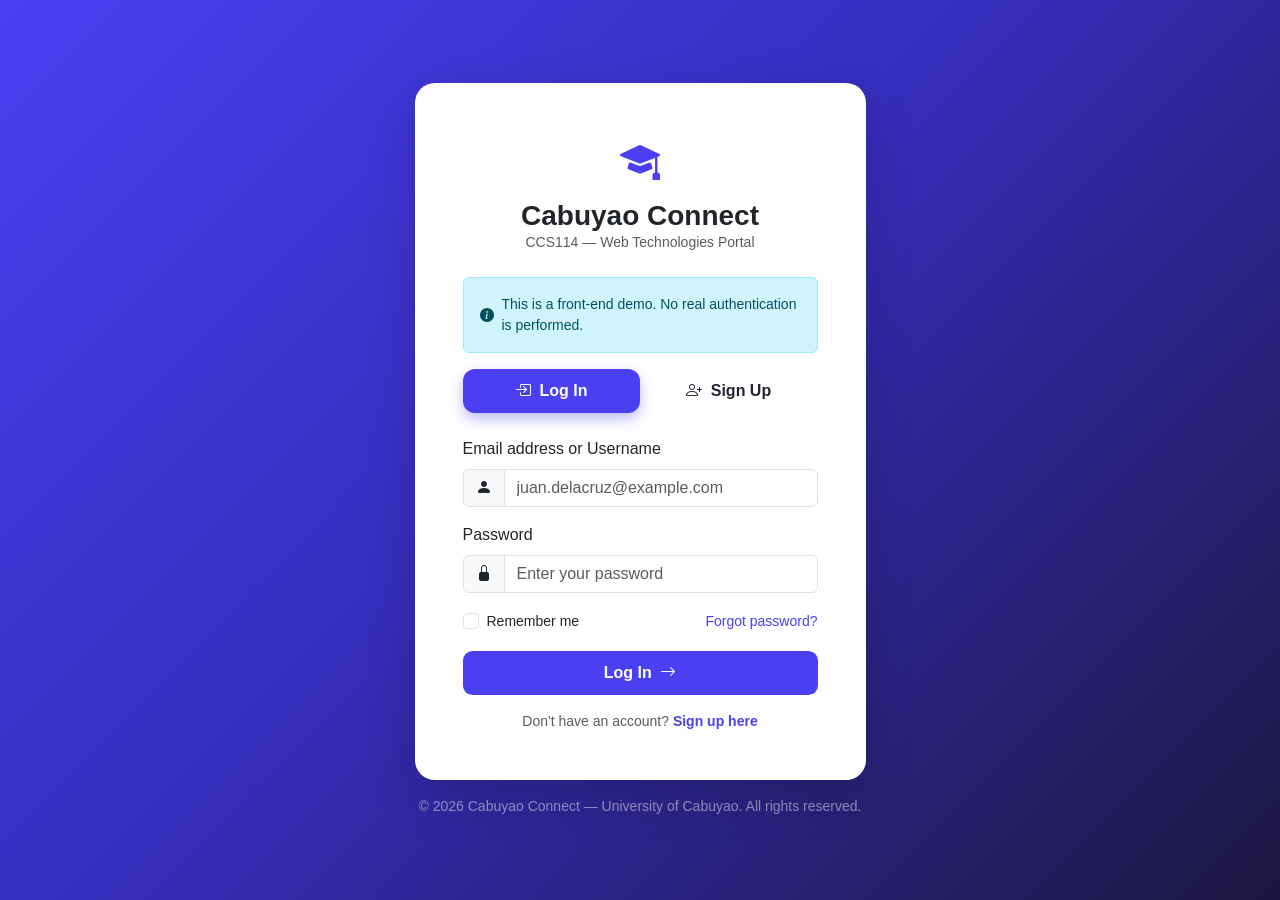
<file: index.html>
<!DOCTYPE html>
<html lang="en">
<head>
  <meta charset="UTF-8" />
  <meta name="viewport" content="width=device-width, initial-scale=1.0" />
  <title>CCS114 | Login / Sign Up</title>
 
  <!-- Bootstrap 5 CSS (CDN) -->
  <link
    href="https://cdn.jsdelivr.net/npm/bootstrap@5.3.3/dist/css/bootstrap.min.css"
    rel="stylesheet"
  />
  <!-- Bootstrap Icons -->
  <link
    href="https://cdn.jsdelivr.net/npm/bootstrap-icons@1.11.3/font/bootstrap-icons.css"
    rel="stylesheet"
  />
  
  <link rel="stylesheet" href="style.css">
</head>
<body>
 
  <div class="auth-wrapper d-flex align-items-center justify-content-center">
    <div class="container">
      <div class="row justify-content-center">
        <div class="col-11 col-sm-9 col-md-7 col-lg-5">
 
          <div class="auth-card card border-0 shadow-lg">
            <div class="card-body p-4 p-md-5">
 
              <!-- Brand -->
              <div class="text-center mb-4">
                <i class="bi bi-mortarboard-fill brand-icon"></i>
                <h3 class="fw-bold mt-2 mb-0">Cabuyao Connect</h3>
                <p class="text-muted small">CCS114 &mdash; Web Technologies Portal</p>
              </div>
 
              <!-- Alert placeholder (Bootstrap Alert component) -->
              <div class="alert alert-info d-flex align-items-center small" role="alert">
                <i class="bi bi-info-circle-fill me-2"></i>
                <div>This is a front-end demo. No real authentication is performed.</div>
              </div>
 
              
              <ul class="nav nav-pills nav-justified auth-toggle mb-4" id="authTab" role="tablist">
                <li class="nav-item" role="presentation">
                  <button
                    class="nav-link active"
                    id="login-tab"
                    data-bs-toggle="pill"
                    data-bs-target="#login-pane"
                    type="button"
                    role="tab"
                    aria-controls="login-pane"
                    aria-selected="true"
                  >
                    <i class="bi bi-box-arrow-in-right me-1"></i> Log In
                  </button>
                </li>
                <li class="nav-item" role="presentation">
                  <button
                    class="nav-link"
                    id="signup-tab"
                    data-bs-toggle="pill"
                    data-bs-target="#signup-pane"
                    type="button"
                    role="tab"
                    aria-controls="signup-pane"
                    aria-selected="false"
                  >
                    <i class="bi bi-person-plus me-1"></i> Sign Up
                  </button>
                </li>
              </ul>
 
              <div class="tab-content" id="authTabContent">
 
                <!-- ============ LOGIN FORM ============ -->
                <div
                  class="tab-pane fade show active"
                  id="login-pane"
                  role="tabpanel"
                  aria-labelledby="login-tab"
                >
                  <form action="landing.html">
                    <div class="mb-3">
                      <label for="loginEmail" class="form-label">Email address or Username</label>
                      <div class="input-group">
                        <span class="input-group-text"><i class="bi bi-person-fill"></i></span>
                        <input
                          type="text"
                          class="form-control"
                          id="loginEmail"
                          placeholder="juan.delacruz@example.com"
                          required
                        />
                      </div>
                    </div>
 
                    <div class="mb-3">
                      <label for="loginPassword" class="form-label">Password</label>
                      <div class="input-group">
                        <span class="input-group-text"><i class="bi bi-lock-fill"></i></span>
                        <input
                          type="password"
                          class="form-control"
                          id="loginPassword"
                          placeholder="Enter your password"
                          required
                        />
                      </div>
                    </div>
 
                    <div class="d-flex justify-content-between align-items-center mb-3">
                      <div class="form-check">
                        <input class="form-check-input" type="checkbox" id="rememberMe" />
                        <label class="form-check-label small" for="rememberMe">
                          Remember me
                        </label>
                      </div>
                      <a href="#" class="small link-custom">Forgot password?</a>
                    </div>
 
                    <div class="d-grid mb-3">
                      <button type="submit" class="btn btn-custom-primary">
                        Log In <i class="bi bi-arrow-right ms-1"></i>
                      </button>
                    </div>
 
                    <p class="text-center small text-muted mb-0">
                      Don't have an account?
                      <a
                        href="#signup-pane"
                        class="link-custom fw-semibold"
                        data-bs-toggle="pill"
                        data-bs-target="#signup-pane"
                        role="tab"
                        >Sign up here</a
                      >
                    </p>
                  </form>
                </div>
 
                <!-- ============ SIGN UP FORM ============ -->
                <div
                  class="tab-pane fade"
                  id="signup-pane"
                  role="tabpanel"
                  aria-labelledby="signup-tab"
                >
                  <form action="landing.html" class="row g-3">
                    <div class="col-md-6">
                      <label for="firstName" class="form-label">First Name</label>
                      <input type="text" class="form-control" id="firstName" placeholder="Juan" required />
                    </div>
                    <div class="col-md-6">
                      <label for="lastName" class="form-label">Last Name</label>
                      <input type="text" class="form-control" id="lastName" placeholder="Dela Cruz" required />
                    </div>
 
                    <div class="col-12">
                      <label class="form-label d-block">Gender</label>
                      <div class="form-check form-check-inline">
                        <input class="form-check-input" type="radio" name="gender" id="genderMale" value="male" checked />
                        <label class="form-check-label" for="genderMale">Male</label>
                      </div>
                      <div class="form-check form-check-inline">
                        <input class="form-check-input" type="radio" name="gender" id="genderFemale" value="female" />
                        <label class="form-check-label" for="genderFemale">Female</label>
                      </div>
                      <div class="form-check form-check-inline">
                        <input class="form-check-input" type="radio" name="gender" id="genderOther" value="other" />
                        <label class="form-check-label" for="genderOther">Other</label>
                      </div>
                    </div>
 
                    <div class="col-12">
                      <label for="signupEmail" class="form-label">Email address</label>
                      <input
                        type="email"
                        class="form-control"
                        id="signupEmail"
                        placeholder="juan.delacruz@example.com"
                        required
                      />
                    </div>
 
                    <div class="col-md-6">
                      <label for="signupPassword" class="form-label">Password</label>
                      <input type="password" class="form-control" id="signupPassword" placeholder="Password" required />
                    </div>
                    <div class="col-md-6">
                      <label for="confirmPassword" class="form-label">Confirm Password</label>
                      <input type="password" class="form-control" id="confirmPassword" placeholder="Confirm password" required />
                    </div>
 
                    <div class="col-12">
                      <div class="form-check">
                        <input class="form-check-input" type="checkbox" id="agreeTerms" required />
                        <label class="form-check-label small" for="agreeTerms">
                          I agree to the
                          <a
                            href="#"
                            class="link-custom"
                            data-bs-toggle="modal"
                            data-bs-target="#termsModal"
                            >Terms and Conditions</a
                          >
                        </label>
                      </div>
                    </div>
 
                    <div class="col-12 d-grid mt-2">
                      <button type="submit" class="btn btn-custom-primary">
                        Sign Up <i class="bi bi-person-check ms-1"></i>
                      </button>
                    </div>
 
                    <p class="text-center small text-muted mb-0">
                      Already have an account?
                      <a
                        href="#login-pane"
                        class="link-custom fw-semibold"
                        data-bs-toggle="pill"
                        data-bs-target="#login-pane"
                        role="tab"
                        >Log in here</a
                      >
                    </p>
                  </form>
                </div>
 
              </div>
             
 
            </div>
          </div>
         
 
          <p class="text-center text-white-50 small mt-3 mb-0">
            &copy; 2026 Cabuyao Connect &mdash; University of Cabuyao. All rights reserved.
          </p>
 
        </div>
      </div>
    </div>
  </div>
 
  <!-- ============ TERMS & CONDITIONS MODAL  ============ -->
  <div class="modal fade" id="termsModal" tabindex="-1" aria-labelledby="termsModalLabel" aria-hidden="true">
    <div class="modal-dialog modal-dialog-scrollable modal-lg">
      <div class="modal-content">
        <div class="modal-header custom-modal-header">
          <h5 class="modal-title" id="termsModalLabel">
            <i class="bi bi-file-earmark-text me-2"></i>Terms and Conditions
          </h5>
          <button type="button" class="btn-close btn-close-white" data-bs-dismiss="modal" aria-label="Close"></button>
        </div>
        <div class="modal-body">
          <h6 class="fw-bold">1. Acceptance of Terms</h6>
          <p class="text-muted small">
            By creating an account on Cabuyao Connect, you agree to use this
            platform responsibly and in accordance with University of
            Cabuyao's student conduct policies.
          </p>
          <h6 class="fw-bold">2. Account Responsibility</h6>
          <p class="text-muted small">
            You are responsible for keeping your login credentials
            confidential and for all activity that happens under your
            account.
          </p>
          <h6 class="fw-bold">3. Academic Use</h6>
          <p class="text-muted small">
            This platform is intended for CCS114 laboratory and coursework
            purposes only. Content shared here should remain relevant to
            class activities and student collaboration.
          </p>
          <h6 class="fw-bold">4. Demo Disclaimer</h6>
          <p class="text-muted small mb-0">
            This is a static front-end demo built for Midterm Laboratory 3.
            No real accounts, passwords, or personal data are stored or
            transmitted.
          </p>
        </div>
        <div class="modal-footer">
          <button type="button" class="btn btn-secondary" data-bs-dismiss="modal">Close</button>
          <button type="button" class="btn btn-custom-primary" data-bs-dismiss="modal">
            <i class="bi bi-check2 me-1"></i>I Understand
          </button>
        </div>
      </div>
    </div>
  </div>
 
  
  <script src="https://cdn.jsdelivr.net/npm/bootstrap@5.3.3/dist/js/bootstrap.bundle.min.js"></script>
</body>
</html>
</file>
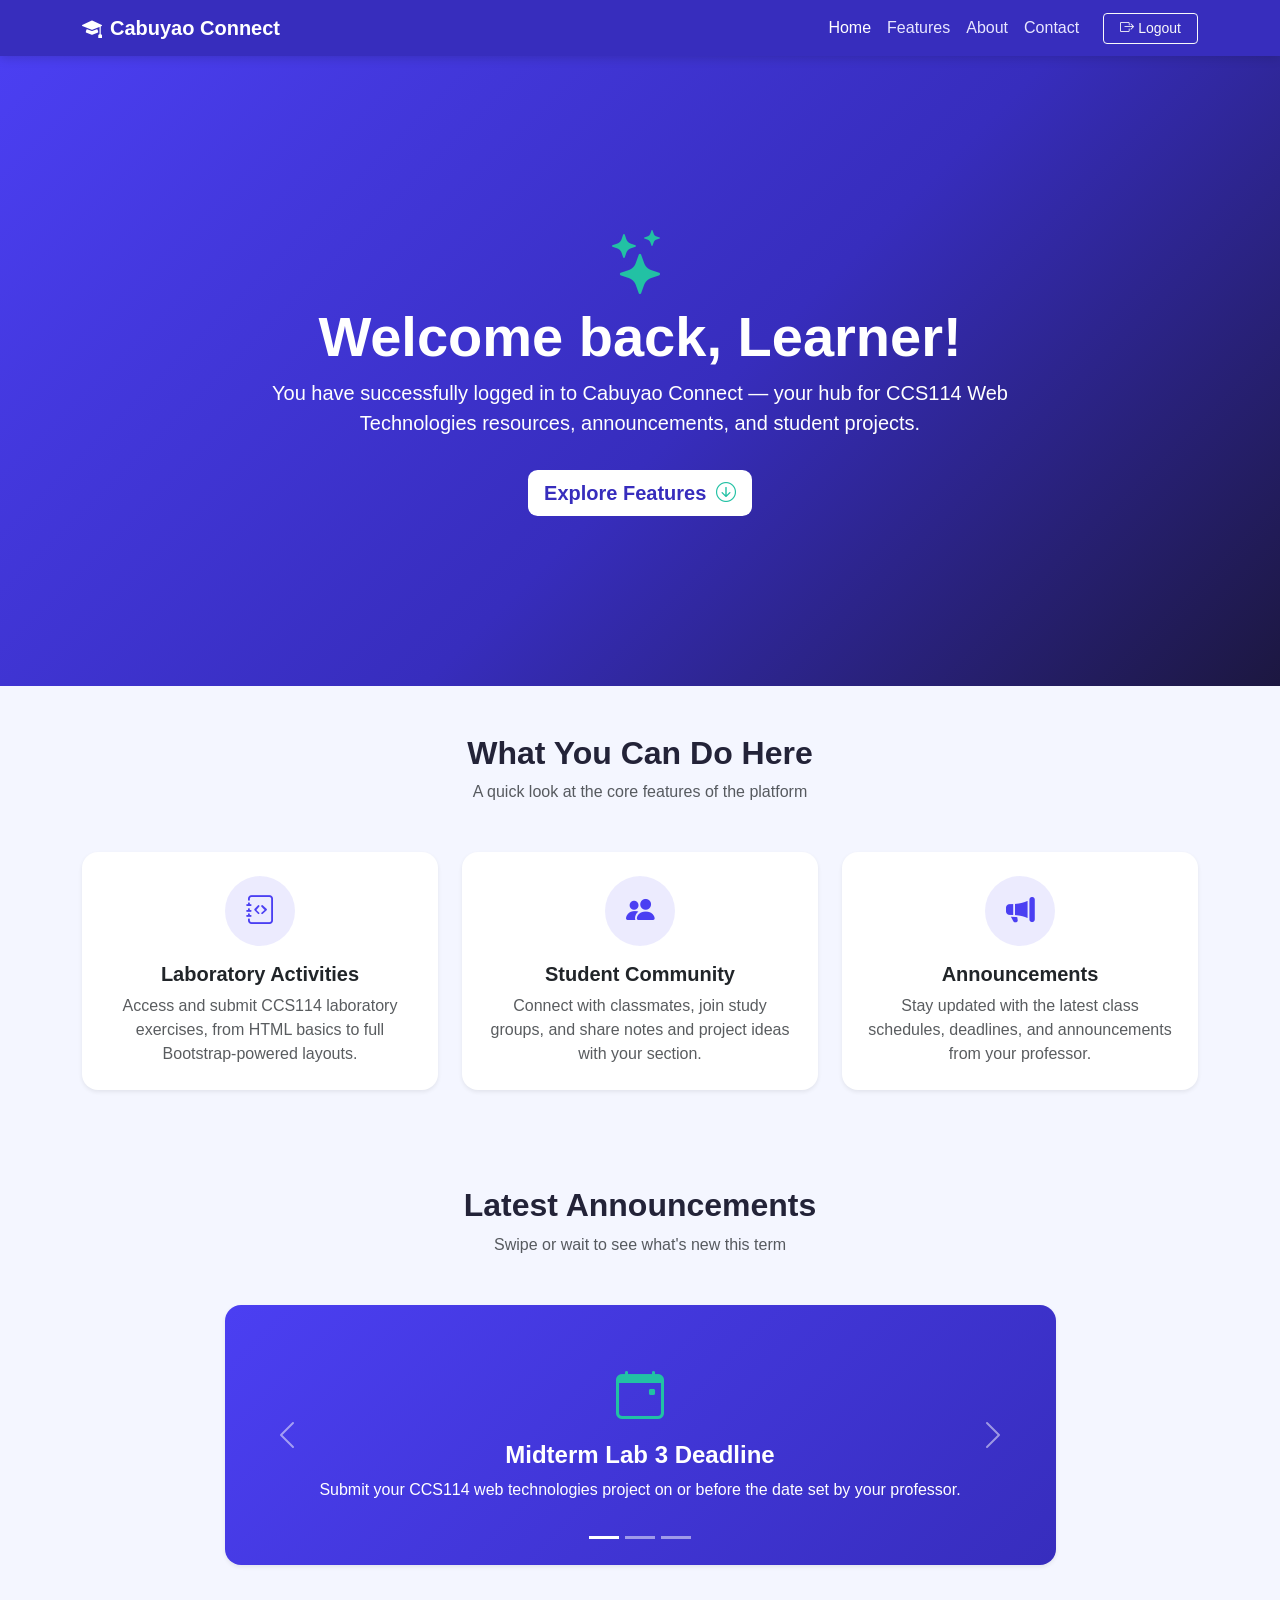
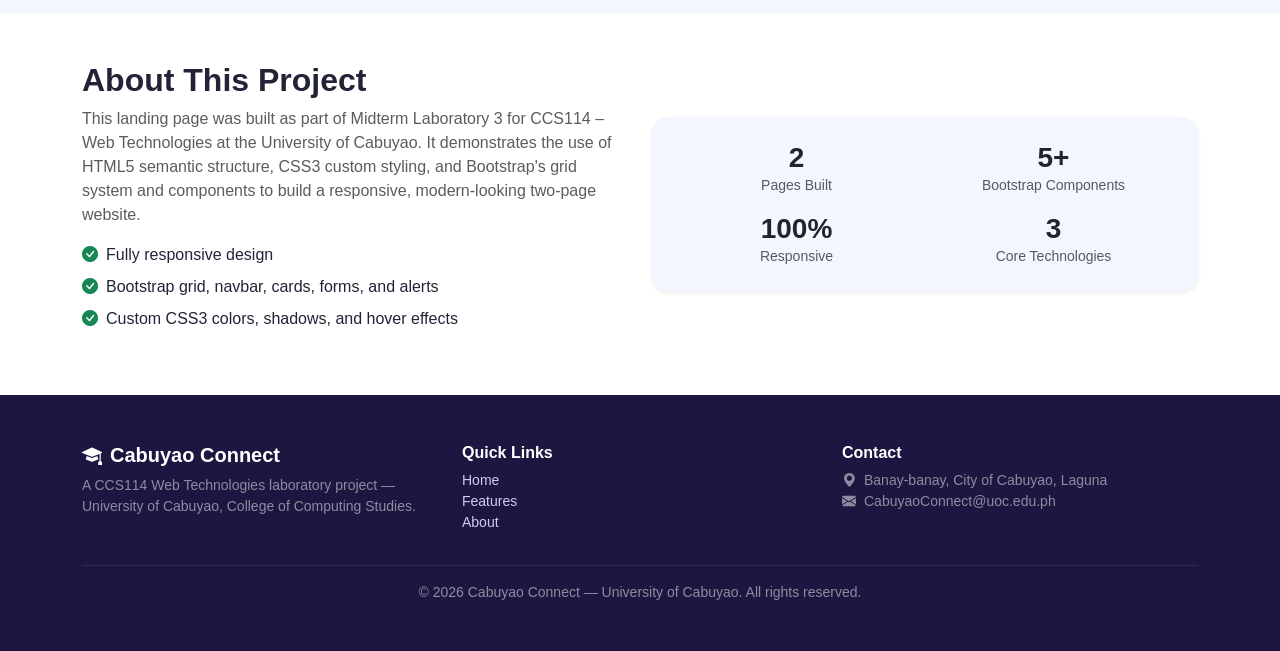
<file: landing.html>
<!DOCTYPE html>
<html lang="en">
<head>
  <meta charset="UTF-8" />
  <meta name="viewport" content="width=device-width, initial-scale=1.0" />
  <title>Cabuyao Connect | Home</title>
 
  <link
    href="https://cdn.jsdelivr.net/npm/bootstrap@5.3.3/dist/css/bootstrap.min.css"
    rel="stylesheet"
  />
  <link
    href="https://cdn.jsdelivr.net/npm/bootstrap-icons@1.11.3/font/bootstrap-icons.css"
    rel="stylesheet"
  />
  <link rel="stylesheet" href="style.css">
</head>
<body>
 
  <!-- ============ NAVBAR ============ -->
  <nav class="navbar navbar-expand-lg navbar-dark sticky-top custom-navbar">
    <div class="container">
      <a class="navbar-brand fw-bold" href="landing.html">
        <i class="bi bi-mortarboard-fill me-2"></i>Cabuyao Connect
      </a>
      <button
        class="navbar-toggler"
        type="button"
        data-bs-toggle="collapse"
        data-bs-target="#navMenu"
        aria-controls="navMenu"
        aria-expanded="false"
        aria-label="Toggle navigation"
      >
        <span class="navbar-toggler-icon"></span>
      </button>
      <div class="collapse navbar-collapse" id="navMenu">
        <ul class="navbar-nav ms-auto align-items-lg-center">
          <li class="nav-item"><a class="nav-link active" href="#home">Home</a></li>
          <li class="nav-item"><a class="nav-link" href="#features">Features</a></li>
          <li class="nav-item"><a class="nav-link" href="#about">About</a></li>
          <li class="nav-item"><a class="nav-link" href="#footer">Contact</a></li>
          <li class="nav-item ms-lg-3">
            <a class="btn btn-outline-light btn-sm px-3" href="index.html">
              <i class="bi bi-box-arrow-right me-1"></i>Logout
            </a>
          </li>
        </ul>
      </div>
    </div>
  </nav>
 
  <!-- ============ HERO / BANNER ============ -->
  <header id="home" class="hero-section d-flex align-items-center text-center text-white">
    <div class="container">
      <i class="bi bi-stars display-3 mb-3"></i>
      <h1 class="display-4 fw-bold">Welcome back, Learner!</h1>
      <p class="lead col-lg-8 mx-auto">
        You have successfully logged in to Cabuyao Connect &mdash; your hub for
        CCS114 Web Technologies resources, announcements, and student projects.
      </p>
      <a href="#features" class="btn btn-custom-light btn-lg mt-3">
        Explore Features <i class="bi bi-arrow-down-circle ms-1"></i>
      </a>
    </div>
  </header>
 
  <!-- ============ FEATURE CARDS ============ -->
  <section id="features" class="py-5">
    <div class="container">
      <div class="text-center mb-5">
        <h2 class="fw-bold section-title">What You Can Do Here</h2>
        <p class="text-muted">A quick look at the core features of the platform</p>
      </div>
 
      <div class="row g-4">
        <div class="col-md-6 col-lg-4">
          <div class="card feature-card h-100 border-0 shadow-sm">
            <div class="card-body text-center p-4">
              <div class="feature-icon mb-3">
                <i class="bi bi-journal-code"></i>
              </div>
              <h5 class="card-title fw-bold">Laboratory Activities</h5>
              <p class="card-text text-muted">
                Access and submit CCS114 laboratory exercises, from HTML basics
                to full Bootstrap-powered layouts.
              </p>
            </div>
          </div>
        </div>
 
        <div class="col-md-6 col-lg-4">
          <div class="card feature-card h-100 border-0 shadow-sm">
            <div class="card-body text-center p-4">
              <div class="feature-icon mb-3">
                <i class="bi bi-people-fill"></i>
              </div>
              <h5 class="card-title fw-bold">Student Community</h5>
              <p class="card-text text-muted">
                Connect with classmates, join study groups, and share notes
                and project ideas with your section.
              </p>
            </div>
          </div>
        </div>
 
        <div class="col-md-6 col-lg-4">
          <div class="card feature-card h-100 border-0 shadow-sm">
            <div class="card-body text-center p-4">
              <div class="feature-icon mb-3">
                <i class="bi bi-megaphone-fill"></i>
              </div>
              <h5 class="card-title fw-bold">Announcements</h5>
              <p class="card-text text-muted">
                Stay updated with the latest class schedules, deadlines, and
                announcements from your professor.
              </p>
            </div>
          </div>
        </div>
      </div>
    </div>
  </section>
 
  <!-- ============ ANNOUNCEMENTS CAROUSEL ============ -->
  <section class="py-5 carousel-section">
    <div class="container">
      <div class="text-center mb-5">
        <h2 class="fw-bold section-title">Latest Announcements</h2>
        <p class="text-muted">Swipe or wait to see what's new this term</p>
      </div>
 
      <div class="row justify-content-center">
        <div class="col-lg-9">
          <div id="announcementCarousel" class="carousel slide custom-carousel shadow-sm" data-bs-ride="carousel">
            <div class="carousel-indicators">
              <button type="button" data-bs-target="#announcementCarousel" data-bs-slide-to="0" class="active" aria-current="true" aria-label="Slide 1"></button>
              <button type="button" data-bs-target="#announcementCarousel" data-bs-slide-to="1" aria-label="Slide 2"></button>
              <button type="button" data-bs-target="#announcementCarousel" data-bs-slide-to="2" aria-label="Slide 3"></button>
            </div>
            <div class="carousel-inner">
              <div class="carousel-item active">
                <div class="carousel-slide-content text-center p-5">
                  <i class="bi bi-calendar-event display-5 mb-3"></i>
                  <h4 class="fw-bold">Midterm Lab 3 Deadline</h4>
                  <p class="mb-0">Submit your CCS114 web technologies project on or before the date set by your professor.</p>
                </div>
              </div>
              <div class="carousel-item">
                <div class="carousel-slide-content text-center p-5">
                  <i class="bi bi-mortarboard display-5 mb-3"></i>
                  <h4 class="fw-bold">Consultation Hours</h4>
                  <p class="mb-0">Drop by the College of Computing Studies office for project consultations every weekday.</p>
                </div>
              </div>
              <div class="carousel-item">
                <div class="carousel-slide-content text-center p-5">
                  <i class="bi bi-trophy display-5 mb-3"></i>
                  <h4 class="fw-bold">Best Project Showcase</h4>
                  <p class="mb-0">Outstanding student projects will be featured during the department's tech showcase.</p>
                </div>
              </div>
            </div>
            <button class="carousel-control-prev" type="button" data-bs-target="#announcementCarousel" data-bs-slide="prev">
              <span class="carousel-control-prev-icon" aria-hidden="true"></span>
              <span class="visually-hidden">Previous</span>
            </button>
            <button class="carousel-control-next" type="button" data-bs-target="#announcementCarousel" data-bs-slide="next">
              <span class="carousel-control-next-icon" aria-hidden="true"></span>
              <span class="visually-hidden">Next</span>
            </button>
          </div>
        </div>
      </div>
    </div>
  </section>
 
  <!-- ============ ABOUT / INFO SECTION ============ -->
  <section id="about" class="py-5 about-section">
    <div class="container">
      <div class="row align-items-center g-4">
        <div class="col-lg-6">
          <h2 class="fw-bold section-title">About This Project</h2>
          <p class="text-muted">
            This landing page was built as part of Midterm Laboratory 3 for
            CCS114 &ndash; Web Technologies at the University of Cabuyao. It
            demonstrates the use of HTML5 semantic structure, CSS3 custom
            styling, and Bootstrap's grid system and components to build a
            responsive, modern-looking two-page website.
          </p>
          <ul class="list-unstyled mt-3">
            <li class="mb-2"><i class="bi bi-check-circle-fill text-success me-2"></i>Fully responsive design</li>
            <li class="mb-2"><i class="bi bi-check-circle-fill text-success me-2"></i>Bootstrap grid, navbar, cards, forms, and alerts</li>
            <li class="mb-2"><i class="bi bi-check-circle-fill text-success me-2"></i>Custom CSS3 colors, shadows, and hover effects</li>
          </ul>
        </div>
        <div class="col-lg-6">
          <div class="card border-0 shadow-sm p-4 stats-card">
            <div class="row text-center g-3">
              <div class="col-6">
                <h3 class="fw-bold mb-0">2</h3>
                <p class="text-muted small mb-0">Pages Built</p>
              </div>
              <div class="col-6">
                <h3 class="fw-bold mb-0">5+</h3>
                <p class="text-muted small mb-0">Bootstrap Components</p>
              </div>
              <div class="col-6">
                <h3 class="fw-bold mb-0">100%</h3>
                <p class="text-muted small mb-0">Responsive</p>
              </div>
              <div class="col-6">
                <h3 class="fw-bold mb-0">3</h3>
                <p class="text-muted small mb-0">Core Technologies</p>
              </div>
            </div>
          </div>
        </div>
      </div>
    </div>
  </section>
 
  <!-- ============ FOOTER ============ -->
  <footer id="footer" class="py-5 custom-footer text-white">
    <div class="container">
      <div class="row g-4">
        <div class="col-md-4">
          <h5 class="fw-bold"><i class="bi bi-mortarboard-fill me-2"></i>Cabuyao Connect</h5>
          <p class="small text-white-50">
            A CCS114 Web Technologies laboratory project &mdash; University of
            Cabuyao, College of Computing Studies.
          </p>
        </div>
        <div class="col-md-4">
          <h6 class="fw-bold">Quick Links</h6>
          <ul class="list-unstyled small">
            <li><a href="#home" class="footer-link">Home</a></li>
            <li><a href="#features" class="footer-link">Features</a></li>
            <li><a href="#about" class="footer-link">About</a></li>
          </ul>
        </div>
        <div class="col-md-4">
          <h6 class="fw-bold">Contact</h6>
          <ul class="list-unstyled small text-white-50">
            <li><i class="bi bi-geo-alt-fill me-2"></i>Banay-banay, City of Cabuyao, Laguna</li>
            <li><i class="bi bi-envelope-fill me-2"></i>CabuyaoConnect@uoc.edu.ph</li>
          </ul>
        </div>
      </div>
      <hr class="border-secondary" />
      <p class="text-center small text-white-50 mb-0">
        &copy; 2026 Cabuyao Connect — University of Cabuyao. All rights reserved.
      </p>
    </div>
  </footer>
 
  
  <script src="https://cdn.jsdelivr.net/npm/bootstrap@5.3.3/dist/js/bootstrap.bundle.min.js"></script>
</body>
</html>
</file>
<file: style.css>
:root {
  --primary: #4b3ff2;
  --primary-dark: #372dbd;
  --accent: #22c1a4;
  --bg-light: #f4f6ff;
  --text-dark: #232338;
}
 
* {
  box-sizing: border-box;
}
 
body {
  font-family: "Segoe UI", Roboto, Helvetica, Arial, sans-serif;
  background-color: var(--bg-light);
  color: var(--text-dark);
}
 
/* =========================================
   LOGIN / SIGN UP PAGE
========================================= */
.auth-wrapper {
  min-height: 100vh;
  padding: 2rem 0;
  background: linear-gradient(135deg, var(--primary) 0%, var(--primary-dark) 45%, #1c1740 100%);
}
 
.auth-card {
  border-radius: 1.25rem;
  background-color: #ffffff;
  transition: transform 0.3s ease;
}
 
.brand-icon {
  font-size: 2.5rem;
  color: var(--primary);
}
 
.auth-toggle .nav-link {
  border-radius: 0.75rem;
  font-weight: 600;
  color: var(--text-dark);
  padding: 0.6rem 1rem;
  transition: all 0.25s ease;
}
 
.auth-toggle .nav-link.active {
  background-color: var(--primary);
  color: #fff;
  box-shadow: 0 6px 14px rgba(75, 63, 242, 0.35);
}
 
.btn-custom-primary {
  background-color: var(--primary);
  border: none;
  color: #fff;
  font-weight: 600;
  padding: 0.65rem 1rem;
  border-radius: 0.6rem;
  transition: background-color 0.25s ease, transform 0.2s ease;
}
 
.btn-custom-primary:hover {
  background-color: var(--primary-dark);
  color: #fff;
  transform: translateY(-2px);
}
 
.link-custom {
  color: var(--primary);
  text-decoration: none;
}
 
.link-custom:hover {
  color: var(--primary-dark);
  text-decoration: underline;
}
 
/* =========================================
   LANDING PAGE - NAVBAR
========================================= */
.custom-navbar {
  background-color: var(--primary-dark);
  box-shadow: 0 2px 10px rgba(0, 0, 0, 0.15);
}
 
.custom-navbar .nav-link {
  font-weight: 500;
  color: #e8e6ff;
  transition: color 0.2s ease;
}
 
.custom-navbar .nav-link:hover,
.custom-navbar .nav-link.active {
  color: #ffffff;
}
 
/* =========================================
   HERO SECTION
========================================= */
.hero-section {
  min-height: 70vh;
  background: linear-gradient(135deg, var(--primary) 0%, var(--primary-dark) 55%, #1c1740 100%);
}
 
.hero-section i {
  color: var(--accent);
}
 
.btn-custom-light {
  background-color: #ffffff;
  color: var(--primary-dark);
  font-weight: 600;
  border-radius: 0.6rem;
  border: none;
  transition: transform 0.2s ease, box-shadow 0.2s ease;
}
 
.btn-custom-light:hover {
  transform: translateY(-3px);
  box-shadow: 0 10px 20px rgba(0, 0, 0, 0.2);
  color: var(--primary-dark);
}
 
/* =========================================
   FEATURE CARDS
========================================= */
.section-title {
  color: var(--text-dark);
  position: relative;
}
 
.feature-card {
  border-radius: 1rem;
  transition: transform 0.3s ease, box-shadow 0.3s ease;
}
 
.feature-card:hover {
  transform: translateY(-8px);
  box-shadow: 0 15px 30px rgba(75, 63, 242, 0.18) !important;
}
 
.feature-icon {
  width: 70px;
  height: 70px;
  margin: 0 auto;
  display: flex;
  align-items: center;
  justify-content: center;
  border-radius: 50%;
  background-color: rgba(75, 63, 242, 0.1);
  color: var(--primary);
  font-size: 1.8rem;
}
 
/* =========================================
   ABOUT SECTION
========================================= */
.about-section {
  background-color: #ffffff;
}
 
.stats-card {
  border-radius: 1rem;
  background-color: var(--bg-light);
}
 
/* =========================================
   FOOTER
========================================= */
.custom-footer {
  background-color: #1c1740;
}
 
.footer-link {
  color: #cfcbf5;
  text-decoration: none;
}
 
.footer-link:hover {
  color: var(--accent);
  text-decoration: underline;
}
 
/* =========================================
   RESPONSIVE TWEAKS
========================================= */
@media (max-width: 767.98px) {
  .hero-section {
    min-height: 60vh;
    padding: 3rem 0;
  }
 
  .auth-card {
    border-radius: 1rem;
  }
}
 
/* =========================================
   TERMS MODAL
========================================= */
.custom-modal-header {
  background-color: var(--primary);
  color: #ffffff;
  border-bottom: none;
}
 
/* =========================================
   ANNOUNCEMENTS CAROUSEL
========================================= */
.carousel-section {
  background-color: var(--bg-light);
}
 
.custom-carousel {
  border-radius: 1rem;
  overflow: hidden;
}
 
.carousel-slide-content {
  background: linear-gradient(135deg, var(--primary) 0%, var(--primary-dark) 100%);
  color: #ffffff;
  min-height: 260px;
  display: flex;
  flex-direction: column;
  align-items: center;
  justify-content: center;
}
 
.carousel-slide-content i {
  color: var(--accent);
}
</file>
